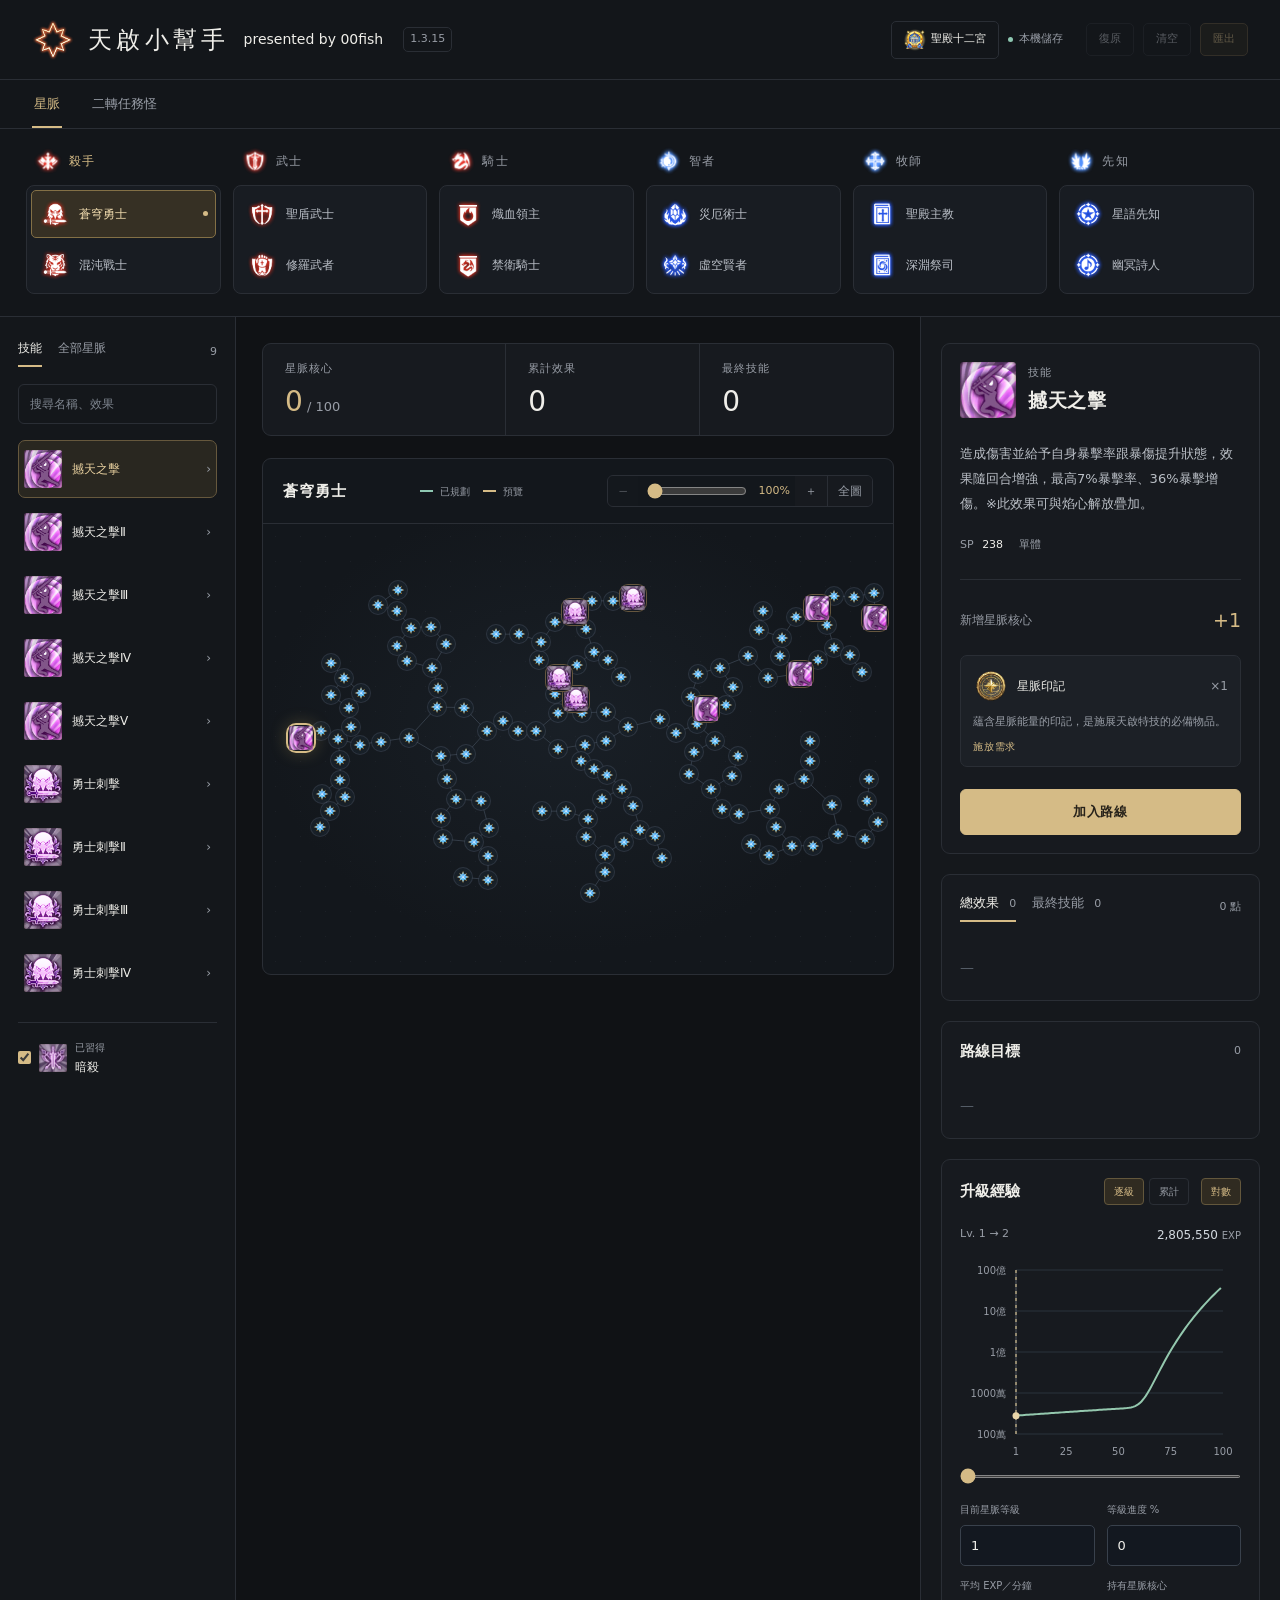
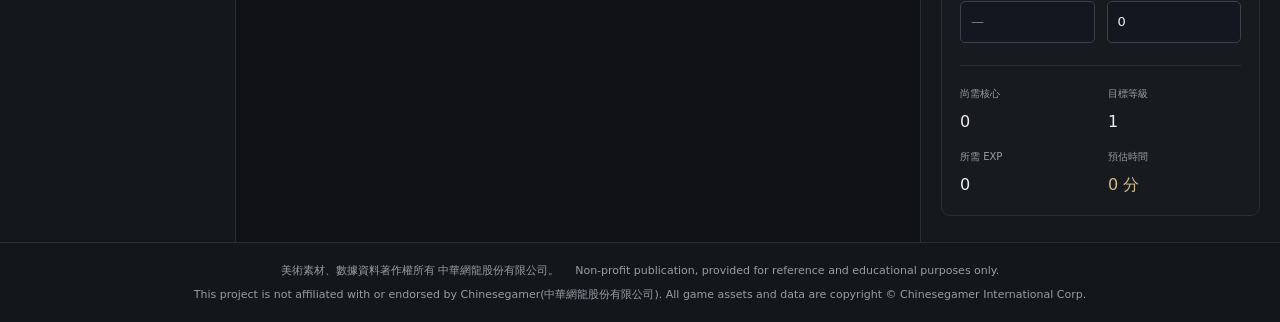
<file: docs/index.html>
<!doctype html>
<html lang="zh-Hant"><head><meta charset="UTF-8"><meta name="viewport" content="width=device-width,initial-scale=1"><meta name="theme-color" content="#101215"><link rel="icon" href="./favicon.png">
<title>天啟小幫手</title>
<meta name="description" content="飄流幻境 Re: 星之方舟 星脈路線規劃、最終技能及升級時間估算，並收錄二轉任務怪物資料。">
<meta name="application-name" content="天啟小幫手">
<meta name="robots" content="index, follow">
<link rel="canonical" href="https://fukingbus.github.io/star/">
<meta property="og:title" content="天啟小幫手">
<meta property="og:description" content="飄流幻境 Re: 星之方舟 星脈路線規劃、最終技能及升級時間估算，並收錄二轉任務怪物資料。">
<meta property="og:site_name" content="天啟小幫手">
<meta property="og:type" content="website">
<meta property="og:locale" content="zh_TW">
<meta property="og:url" content="https://fukingbus.github.io/star/">
<meta property="og:image" content="https://fukingbus.github.io/star/og.png">
<meta property="og:image:type" content="image/png">
<meta property="og:image:width" content="1731">
<meta property="og:image:height" content="909">
<meta property="og:image:alt" content="飄流幻境 Re: 星之方舟 天啟小幫手：星脈圖錄、路線成本與二轉任務">
<meta name="twitter:card" content="summary_large_image">
<meta name="twitter:title" content="天啟小幫手">
<meta name="twitter:description" content="飄流幻境 Re: 星之方舟 星脈路線規劃、最終技能及升級時間估算，並收錄二轉任務怪物資料。">
<meta name="twitter:image" content="https://fukingbus.github.io/star/og.png">
<meta name="twitter:image:alt" content="飄流幻境 Re: 星之方舟 天啟小幫手：星脈圖錄、路線成本與二轉任務">
  <script type="module" crossorigin src="./assets/index-Bx-CTqxS.js"></script>
  <link rel="stylesheet" crossorigin href="./assets/index-Vflb9Jzg.css">
</head><body><div class="app-root"></div></body></html>
</file>
<file: docs/assets/index-Vflb9Jzg.css>
/*! tailwindcss v4.2.1 | MIT License | https://tailwindcss.com */
@layer theme{:root,:host{--font-sans:ui-sans-serif, system-ui, sans-serif, "Apple Color Emoji", "Segoe UI Emoji", "Segoe UI Symbol", "Noto Color Emoji";--font-mono:ui-monospace, SFMono-Regular, Menlo, Monaco, Consolas, "Liberation Mono", "Courier New", monospace;--spacing:.25rem;--default-font-family:var(--font-sans);--default-mono-font-family:var(--font-mono)}}@layer base{*,:after,:before{box-sizing:border-box;border:0 solid;margin:0;padding:0}::backdrop{box-sizing:border-box;border:0 solid;margin:0;padding:0}::file-selector-button{box-sizing:border-box;border:0 solid;margin:0;padding:0}html,:host{-webkit-text-size-adjust:100%;tab-size:4;line-height:1.5;font-family:var(--default-font-family,ui-sans-serif, system-ui, sans-serif, "Apple Color Emoji", "Segoe UI Emoji", "Segoe UI Symbol", "Noto Color Emoji");font-feature-settings:var(--default-font-feature-settings,normal);font-variation-settings:var(--default-font-variation-settings,normal);-webkit-tap-highlight-color:transparent}hr{height:0;color:inherit;border-top-width:1px}abbr:where([title]){-webkit-text-decoration:underline dotted;text-decoration:underline dotted}h1,h2,h3,h4,h5,h6{font-size:inherit;font-weight:inherit}a{color:inherit;-webkit-text-decoration:inherit;-webkit-text-decoration:inherit;-webkit-text-decoration:inherit;-webkit-text-decoration:inherit;text-decoration:inherit}b,strong{font-weight:bolder}code,kbd,samp,pre{font-family:var(--default-mono-font-family,ui-monospace, SFMono-Regular, Menlo, Monaco, Consolas, "Liberation Mono", "Courier New", monospace);font-feature-settings:var(--default-mono-font-feature-settings,normal);font-variation-settings:var(--default-mono-font-variation-settings,normal);font-size:1em}small{font-size:80%}sub,sup{vertical-align:baseline;font-size:75%;line-height:0;position:relative}sub{bottom:-.25em}sup{top:-.5em}table{text-indent:0;border-color:inherit;border-collapse:collapse}:-moz-focusring{outline:auto}progress{vertical-align:baseline}summary{display:list-item}ol,ul,menu{list-style:none}img,svg,video,canvas,audio,iframe,embed,object{vertical-align:middle;display:block}img,video{max-width:100%;height:auto}button,input,select,optgroup,textarea{font:inherit;font-feature-settings:inherit;font-variation-settings:inherit;letter-spacing:inherit;color:inherit;opacity:1;background-color:#0000;border-radius:0}::file-selector-button{font:inherit;font-feature-settings:inherit;font-variation-settings:inherit;letter-spacing:inherit;color:inherit;opacity:1;background-color:#0000;border-radius:0}:where(select:is([multiple],[size])) optgroup{font-weight:bolder}:where(select:is([multiple],[size])) optgroup option{padding-inline-start:20px}::file-selector-button{margin-inline-end:4px}::placeholder{opacity:1}@supports (not ((-webkit-appearance:-apple-pay-button))) or (contain-intrinsic-size:1px){::placeholder{color:currentColor}@supports (color:color-mix(in lab, red, red)){::placeholder{color:color-mix(in oklab, currentcolor 50%, transparent)}}}textarea{resize:vertical}::-webkit-search-decoration{-webkit-appearance:none}::-webkit-date-and-time-value{min-height:1lh;text-align:inherit}::-webkit-datetime-edit{display:inline-flex}::-webkit-datetime-edit-fields-wrapper{padding:0}::-webkit-datetime-edit{padding-block:0}::-webkit-datetime-edit-year-field{padding-block:0}::-webkit-datetime-edit-month-field{padding-block:0}::-webkit-datetime-edit-day-field{padding-block:0}::-webkit-datetime-edit-hour-field{padding-block:0}::-webkit-datetime-edit-minute-field{padding-block:0}::-webkit-datetime-edit-second-field{padding-block:0}::-webkit-datetime-edit-millisecond-field{padding-block:0}::-webkit-datetime-edit-meridiem-field{padding-block:0}::-webkit-calendar-picker-indicator{line-height:1}:-moz-ui-invalid{box-shadow:none}button,input:where([type=button],[type=reset],[type=submit]){appearance:button}::file-selector-button{appearance:button}::-webkit-inner-spin-button{height:auto}::-webkit-outer-spin-button{height:auto}[hidden]:where(:not([hidden=until-found])){display:none!important}}@layer components;@layer utilities{.collapse{visibility:collapse}.visible{visibility:visible}.sr-only{clip-path:inset(50%);white-space:nowrap;border-width:0;width:1px;height:1px;margin:-1px;padding:0;position:absolute;overflow:hidden}.absolute{position:absolute}.relative{position:relative}.static{position:static}.start{inset-inline-start:var(--spacing)}.end{inset-inline-end:var(--spacing)}.block{display:block}.contents{display:contents}.hidden{display:none}.table{display:table}.resize{resize:both}}:root{--lightningcss-light: ;--lightningcss-dark:initial;color-scheme:dark;--bg:#101215;--panel:#171a1f;--soft:#1d2128;--line:#2a2e35;--text:#efeee9;--muted:#989da6;--gold:#d5bb86;--green:#8ec8b2}*{box-sizing:border-box}body{background:var(--bg);color:var(--text);-webkit-font-smoothing:antialiased;margin:0;font-family:Inter,Noto Sans TC,Microsoft JhengHei,system-ui,sans-serif;font-size:14px}button,input,select{font:inherit}button{cursor:pointer;color:inherit}button:disabled{cursor:default;opacity:.4}button:focus-visible,input:focus-visible,select:focus-visible{outline:2px solid var(--gold);outline-offset:3px}h1,h2,p{margin:0}h2{font-size:15px;font-weight:600}button{transition:background .16s,border-color .16s,color .16s}button:hover{filter:brightness(1.13)}.game-icon{object-fit:contain;-webkit-user-select:none;user-select:none;flex:none;display:block}.topbar{border-bottom:1px solid var(--line);background:#13161a;justify-content:space-between;align-items:center;height:80px;padding:0 32px;display:flex}.brand{align-items:center;gap:14px;display:flex}.brand h1{letter-spacing:.18em;font-size:24px;font-weight:500}.version{color:var(--muted);border:1px solid var(--line);border-radius:5px;margin-left:6px;padding:3px 6px;font-size:11px}.top-actions{color:var(--muted);align-items:center;gap:9px;font-size:12px;display:flex}.status-dot{background:var(--green);border-radius:50%;width:5px;height:5px}.workspace{grid-template-columns:236px minmax(0,1fr) 298px;min-height:calc(100dvh - 80px);display:grid}.library{border-right:1px solid var(--line);background:#14171b;padding:26px 18px}.field-label{letter-spacing:.1em;color:var(--muted);gap:10px;font-size:11px;display:grid}select{background:var(--soft);width:100%;color:var(--text);letter-spacing:.05em;border:1px solid #353b44;border-radius:7px;padding:12px;font-size:15px}.section-title{justify-content:space-between;align-items:center;gap:12px;display:flex}.section-title>span{color:var(--muted);font-variant-numeric:tabular-nums;font-size:11px}.library>.section-title{margin:30px 0 16px}.search{border:1px solid var(--line);width:100%;color:var(--text);background:0 0;border-radius:6px;padding:10px 11px;font-size:12px}.search::placeholder{color:#7e858f}.skill-list{flex-direction:column;gap:5px;margin-top:16px;display:flex}.skill-row{text-align:left;background:0 0;border:1px solid #0000;border-radius:7px;align-items:center;gap:10px;width:100%;min-height:57px;padding:9px 5px;font-size:12px;display:flex}.skill-row.active{color:#ead2a0;background:#292720;border-color:#66583d}.skill-row:hover{background:var(--soft)}.row-arrow{color:var(--muted);margin-left:auto}.center{min-width:0;padding:26px}.metrics{border:1px solid var(--line);background:var(--panel);border-radius:9px;grid-template-columns:1.25fr 1fr 1fr;gap:0;margin-bottom:22px;display:grid}.metrics>div{flex-direction:column;gap:9px;padding:17px 22px;display:flex}.metrics>div+div{border-left:1px solid var(--line)}.metrics span{letter-spacing:.08em;color:var(--muted);font-size:11px}.metrics strong{font-variant-numeric:tabular-nums;font-size:28px;font-weight:500;line-height:1.15}.metrics small{color:var(--muted);font-size:13px;font-weight:400}.metrics>div:first-child strong{color:var(--gold)}.map-panel{border:1px solid var(--line);background:#13171c;border-radius:9px;overflow:hidden}.map-heading{border-bottom:1px solid var(--line);justify-content:space-between;align-items:center;gap:12px;padding:16px 20px;display:flex}.map-heading h2{letter-spacing:.07em}.zoom{border:1px solid var(--line);border-radius:6px;display:flex;overflow:hidden}.zoom button{background:var(--panel);color:var(--muted);border:0;min-height:30px;padding:5px 10px;font-size:12px}.zoom button+button{border-left:1px solid var(--line)}.map-scroll{scrollbar-color:#40454e transparent;scrollbar-width:thin;max-height:590px;overflow:auto}.star-map{background-image:radial-gradient(at 48% 45%,#25303b55,#0000 65%),radial-gradient(#444b552e .7px,#0000 .7px);background-size:auto,25px 25px;position:relative}.star-map canvas{pointer-events:none;position:absolute;inset:0}.star{z-index:1;background:#182028;border:0;border-radius:50%;place-items:center;width:24px;height:24px;padding:0;display:grid;position:absolute;transform:translate(-50%,-50%);box-shadow:0 0 0 1px #48526477}.star.skill-star{z-index:2;background:#141920;border-radius:8px;width:35px;height:35px;box-shadow:0 0 0 1px #65563e}.star.focused{box-shadow:0 0 0 2px var(--gold),0 0 18px #d9bb6655;z-index:3}.star:hover{z-index:4;box-shadow:0 0 0 2px #c4c9ce}.result-panel{border:1px solid var(--line);background:var(--panel);border-radius:9px;margin-top:22px;padding:22px}.empty-value{color:#545c66;padding:20px 0 4px}.inspector{border-left:1px solid var(--line);background:#15181c;padding:30px 23px}.detail-title{align-items:center;gap:12px;display:flex}.detail-title h2{letter-spacing:.03em;font-size:19px;line-height:1.5}.eyebrow{color:var(--muted);letter-spacing:.08em;margin-bottom:5px;font-size:11px;display:block}.description{color:#bbc0c7;white-space:pre-line;margin-top:23px;font-size:13px;line-height:1.95}.skill-meta{color:var(--muted);gap:16px;margin-top:20px;font-size:11px;display:flex}.skill-meta b{color:var(--text);margin-left:5px;font-weight:400}.detail-divider{background:var(--line);height:1px;margin:26px 0}.cost-line{color:var(--muted);justify-content:space-between;align-items:center;font-size:12px;display:flex}.cost-line strong{color:var(--gold);font-size:19px;font-weight:500}.item-detail{border:1px solid var(--line);background:#1c2026;border-radius:7px;margin-top:20px;padding:12px}.item-detail>div{align-items:center;gap:8px;font-size:12px;display:flex}.item-detail strong{font-weight:500}.item-detail>div>span{color:var(--muted);margin-left:auto}.item-detail p{color:var(--muted);margin:8px 0;font-size:11px;line-height:1.8}.item-detail .eyebrow{color:var(--gold);margin-bottom:0;font-size:10px}.primary-button{background:var(--gold);border:1px solid var(--gold);color:#27221a;letter-spacing:.06em;border-radius:6px;width:100%;margin-top:22px;padding:12px;font-size:13px;font-weight:600}@media (min-width:1600px){.workspace{grid-template-columns:260px minmax(0,1fr) 330px}.center{padding:30px}.map-scroll{max-height:650px}.inspector{padding:32px}}@media (max-width:1120px){.workspace{grid-template-columns:205px minmax(0,1fr)}.inspector{border-top:1px solid var(--line);border-left:0;grid-column:2}.library{grid-row:1/3}.center{padding:20px}.map-scroll{max-height:510px}}@media (max-width:680px){.topbar{height:66px;padding:0 17px}.brand{gap:9px}.brand h1{font-size:21px}.top-actions{font-size:11px}.version{margin-left:0}.workspace{display:block}.library{border-right:0;border-bottom:1px solid var(--line);padding:17px}.library>.section-title{margin:17px 0 12px}.skill-list{scrollbar-width:thin;flex-direction:row;margin-top:12px;overflow:auto}.skill-row{min-width:155px;min-height:48px}.skill-row .game-icon{width:30px;height:30px}.row-arrow{display:none}.center{padding:16px}.metrics>div{padding:15px 13px}.metrics strong{font-size:25px}.metrics small{font-size:11px}.map-heading{padding:13px}.map-heading h2{font-size:14px}.inspector{padding:23px 20px}.result-panel{padding:19px}}@media (prefers-reduced-motion:reduce){*{scroll-behavior:auto!important;transition:none!important}}.map-heading{flex-wrap:wrap}.zoom{align-items:center;max-width:100%;margin-left:auto;overflow:visible}.zoom input{width:100px;min-width:48px;height:30px;accent-color:var(--gold);cursor:pointer;margin:0 9px}.zoom output{min-width:39px;color:var(--gold);font-variant-numeric:tabular-nums;text-align:right;padding-right:5px;font-size:11px}.zoom button{flex:none}.zoom button:first-child{border-radius:5px 0 0 5px}.zoom button:last-child{border-radius:0 5px 5px 0}.branch-option>.game-icon{flex:none}.item-detail>div>.game-icon{margin-left:0}@media (max-width:420px){.zoom{width:100%}.zoom input{flex:1;width:0}}.job-picker{border-bottom:1px solid var(--line);background:#13161a;grid-template-columns:repeat(6,minmax(0,1fr));gap:12px;padding:18px 26px 22px;display:grid}.job-family{min-width:0}.job-family-heading{color:var(--muted);align-items:center;gap:7px;padding:0 8px 10px;display:flex}.job-family-heading h2{letter-spacing:.1em;font-size:12px;font-weight:400}.job-branches{border:1px solid var(--line);background:#181c22;border-radius:8px;padding:4px}.job-choice{text-align:left;color:#bbc0c8;background:0 0;border:1px solid #0000;border-radius:5px;grid-template-columns:34px minmax(0,1fr) 6px;align-items:center;gap:7px;width:100%;min-height:46px;padding:6px;font-size:12px;display:grid}.job-choice+.job-choice{margin-top:3px}.job-choice:hover{background:#242a32}.job-choice.selected-job{color:#f2ddb0;background:#363024;border-color:#837046}.job-indicator{background:0 0;border-radius:50%;width:5px;height:5px}.selected-job .job-indicator{background:var(--gold)}.selected-family .job-family-heading{color:var(--gold)}.workspace{min-height:calc(100dvh -264px)}.library{padding-top:22px}.library-tabs{align-items:center;gap:16px;margin-bottom:17px;display:flex}.library-tabs button,.result-tabs button{color:var(--muted);background:0 0;border:0;border-bottom:2px solid #0000;padding:0 0 8px;font-size:12px}.library-tabs button[aria-pressed=true],.result-tabs button[aria-pressed=true]{color:var(--text);border-bottom-color:var(--gold)}.library-tabs>span{color:var(--muted);margin-left:auto;font-size:11px}.skill-list{max-height:calc(100dvh -400px);scrollbar-width:thin;scrollbar-color:#343c46 transparent;min-height:200px;overflow-y:auto}.row-name{flex:1}.row-name small{color:var(--muted);margin-top:4px;font-size:10px;display:block}.skill-row.in-route .row-arrow{color:var(--green)}.seed-toggle{border-top:1px solid var(--line);cursor:pointer;align-items:center;gap:8px;margin-top:20px;padding-top:17px;font-size:12px;display:flex}.seed-toggle input{accent-color:var(--gold)}.seed-toggle small{color:var(--muted);margin-bottom:3px;font-size:10px;display:block}.quiet-button,.export-button{border:1px solid var(--line);color:#c2c6ce;background:0 0;border-radius:5px;min-height:33px;padding:7px 12px;font-size:11px}.export-button{color:var(--gold);background:#28251e;border-color:#61533b}.save-state{align-items:center;gap:6px;margin-right:14px;font-size:11px;display:flex}.unsaved .status-dot{background:#dca782}.sr-only{clip:rect(0,0,0,0);white-space:nowrap;border:0;width:1px;height:1px;margin:-1px;padding:0;position:absolute;overflow:hidden}.map-legend{color:var(--muted);align-items:center;gap:7px;margin-left:auto;margin-right:12px;font-size:10px;display:flex}.map-legend>span{width:13px;height:2px;display:inline-block}.map-legend>span:nth-of-type(2){margin-left:6px}.legend-planned{background:var(--green)}.legend-preview{background:var(--gold)}.star.planned{box-shadow:0 0 0 1.5px var(--green);background:#213c36}.star.focused{box-shadow:0 0 0 2px var(--gold),0 0 18px #d9bb6655}.star.dimmed{opacity:.16}.star.focused.dimmed{opacity:1}.map-scroll{cursor:grab;touch-action:pan-x pan-y}.map-scroll:active{cursor:grabbing}.result-heading{justify-content:space-between;align-items:center;gap:12px;display:flex}.result-tabs{gap:22px;display:flex}.result-tabs button{font-size:13px}.result-tabs span{color:var(--muted);margin-left:6px;font-size:11px}.result-count{color:var(--muted);font-size:11px}.effect-grid{grid-template-columns:repeat(3,minmax(0,1fr));gap:2px 22px;margin-top:15px;display:grid}.effect-total{border-bottom:1px solid #292f37;justify-content:space-between;align-items:center;gap:10px;padding:12px 0;display:flex}.effect-total>span{color:#adb5bf;font-size:12px}.effect-total strong{color:var(--green);white-space:nowrap;font-size:17px;font-weight:500}.effect-total small{margin-left:2px;font-size:11px}.reward-results{grid-template-columns:repeat(2,minmax(0,1fr));gap:14px;margin-top:17px;display:grid}.reward-result{border:1px solid var(--line);background:#1b2027;border-radius:7px;padding:14px}.reward-title{text-align:left;background:0 0;border:0;align-items:center;gap:10px;width:100%;padding:0;display:flex}.reward-title strong{flex:1;font-size:13px;font-weight:500}.reward-title>span{color:var(--muted);font-size:10px}.reward-result>p{color:#adb5bf;white-space:pre-line;margin-top:14px;font-size:12px;line-height:1.9}.reward-foot{color:var(--muted);justify-content:space-between;align-items:center;gap:10px;margin-top:13px;font-size:10px;display:flex}.reward-foot>span{align-items:center;gap:4px;display:flex}.upgrade-line{color:var(--muted);justify-content:space-between;margin-top:18px;font-size:11px;display:flex}.upgrade-line strong{color:#c8cdd2;font-weight:400}.remove-button{color:var(--gold);background:0 0;border-color:#61533b}.branch-section{margin-top:23px}.text-button{border:1px solid var(--line);color:var(--muted);background:0 0;border-radius:4px;padding:4px 7px;font-size:10px}.text-button[aria-pressed=true]{color:var(--gold);border-color:#63543c}.branch-option{text-align:left;border:1px solid var(--line);background:#1a1f26;border-radius:6px;align-items:center;gap:7px;width:100%;margin-top:9px;padding:10px 7px;font-size:11px;display:flex}.branch-option>span{flex:1}.branch-option small{color:var(--muted);margin-top:3px;font-size:10px;font-weight:400;display:block}.branch-option>strong{text-align:right;color:var(--gold);font-weight:500}.branch-option.chosen{background:#2c291f;border-color:#85734e}.target-list{margin-top:12px}.target-row{border-bottom:1px solid #252c34;align-items:center;gap:5px;padding:8px 0;display:flex}.target-row>button:first-child{text-align:left;background:0 0;border:0;flex:1;align-items:center;gap:8px;padding:0;font-size:12px;display:flex}.remove-target{color:var(--muted);background:0 0;border:0;width:32px;height:32px;font-size:18px}.route-order{border-top:1px solid var(--line);color:var(--muted);margin-top:20px;padding-top:17px;font-size:11px}.route-order summary{cursor:pointer}.route-order summary span{float:right}.route-order ol{scrollbar-width:thin;max-height:360px;margin:15px 0 0;padding-left:22px;overflow:auto}.route-order li{padding:5px 0;font-size:10px}.route-order button{text-align:left;color:#bbc3cd;background:0 0;border:0;align-items:center;gap:7px;font-size:11px;display:flex}.plan-warning,.inline-warning{color:#e5af87;font-size:12px;line-height:1.6}.plan-warning{background:#36281f;border:1px solid #68472d;border-radius:6px;margin-top:-9px;margin-bottom:15px;padding:12px 15px}.inline-warning{margin-top:14px}.invalid-plan .metrics strong,.metrics.invalid-plan>div:first-child strong{color:#e5af87}.experience-panel{border:1px solid var(--line);background:var(--panel);border-radius:9px;margin-top:22px;padding:22px}.chart-controls{gap:5px;display:flex}.chart-controls button{border:1px solid var(--line);color:var(--muted);background:0 0;border-radius:4px;padding:5px 9px;font-size:10px}.chart-controls button[aria-pressed=true]{color:var(--gold);background:#302b21;border-color:#63573c}.chart-controls button:last-child{margin-left:7px}.chart-caption{color:var(--muted);justify-content:space-between;gap:10px;margin-top:21px;font-size:11px;display:flex}.chart-caption strong{color:#d2d9df;font-size:12px;font-weight:400}.chart-caption small{color:var(--muted);font-size:10px}.exp-chart{min-width:0;margin-top:4px;overflow:hidden}.exp-chart canvas{max-width:100%;display:block}.chart-slider{width:100%;accent-color:var(--gold);height:3px;margin:7px 0 24px;display:block}.calculator-fields{grid-template-columns:repeat(4,minmax(0,1fr));gap:12px;display:grid}.calculator-fields label{color:var(--muted);gap:8px;font-size:10px;display:grid}.calculator-fields input{width:100%;min-width:0;color:var(--text);background:#131820;border:1px solid #39414c;border-radius:5px;padding:10px;font-size:13px}.eta-results{border-top:1px solid var(--line);grid-template-columns:.7fr .7fr 1.5fr 1.4fr;gap:15px;margin-top:22px;padding-top:20px;display:grid}.eta-results>div{flex-direction:column;gap:9px;display:flex}.eta-results span{color:var(--muted);font-size:10px}.eta-results strong{font-variant-numeric:tabular-nums;font-size:16px;font-weight:500;line-height:1.5}.eta-time strong{color:var(--gold)}@media (max-width:1200px){.job-picker{gap:8px;padding:16px 20px}.job-choice{grid-template-columns:28px minmax(0,1fr) 4px;gap:5px;padding:5px;font-size:11px}.job-choice .game-icon{width:28px;height:28px}.reward-results{grid-template-columns:1fr}.effect-grid{grid-template-columns:repeat(2,minmax(0,1fr))}.map-legend{display:none}}@media (max-width:900px){.job-picker{grid-template-columns:repeat(3,minmax(0,1fr));gap:14px}.job-family-heading{padding-bottom:5px}.job-branches{gap:5px;display:flex}.job-choice{text-align:center;flex-direction:column;gap:5px;padding:7px 3px;display:flex}.job-choice+.job-choice{margin-top:0}.job-indicator{display:none}.job-choice .game-icon{width:32px;height:32px}.calculator-fields{grid-template-columns:repeat(2,minmax(0,1fr))}.eta-results{grid-template-columns:1fr 1fr}.skill-list{max-height:480px}.experience-panel{padding:18px}}@media (max-width:680px){.job-picker{gap:12px 8px;padding:14px 16px}.top-actions{gap:5px}.save-state{display:none}.quiet-button,.export-button{padding:6px 8px}.library-tabs{margin-bottom:12px}.skill-list{min-height:0;max-height:none;overflow:auto hidden}.seed-toggle{margin-top:12px;padding-top:12px}.seed-toggle small{margin-right:5px;display:inline}.seed-toggle .game-icon{width:23px;height:23px}.effect-grid{gap:0 17px}.result-tabs{gap:16px}.result-tabs button{font-size:12px}.result-panel{padding:17px}.job-family-heading h2,.job-choice{font-size:11px}.job-choice .game-icon{width:29px;height:29px}.job-branches{gap:0;padding:2px}.map-legend{display:none}.eta-results strong{font-size:17px}.inspector{border-top:1px solid var(--line)}.experience-panel{margin-top:16px}.topbar .game-icon{width:32px;height:32px}}.workspace{grid-template-columns:236px minmax(0,1fr) 360px}.inspector{flex-direction:column;gap:20px;min-width:0;padding:26px 20px;display:flex}.selected-node-panel,.targets-panel{border:1px solid var(--line);background:var(--panel);border-radius:9px}.inspector>section{min-width:0;margin:0;padding:18px}.inspector .effect-grid,.inspector .calculator-fields,.inspector .eta-results{grid-template-columns:repeat(2,minmax(0,1fr))}.inspector .reward-results{grid-template-columns:minmax(0,1fr)}.inspector .result-heading{flex-wrap:wrap;gap:8px}.inspector .result-tabs{gap:16px}.inspector .result-count{white-space:nowrap}@media (min-width:1600px){.workspace{grid-template-columns:260px minmax(0,1fr) 400px}}@media (max-width:1120px){.workspace{grid-template-columns:205px minmax(0,1fr)}.inspector{padding:20px}}@media (max-width:680px){.inspector{gap:16px;padding:16px}.inspector>section{padding:17px}}.viewer-pane[hidden],.top-actions[hidden]{display:none}.site-footer{border-top:1px solid var(--line);color:var(--muted);text-align:center;background:#13161a;flex-wrap:wrap;justify-content:center;gap:4px 16px;padding:18px 24px;font-size:11px;line-height:1.8;display:flex}.site-footer p{margin:0}.viewer-tabs{border-bottom:1px solid var(--line);background:#13161a;gap:28px;min-height:48px;padding:0 32px;display:flex}.viewer-tabs button{color:var(--muted);background:0 0;border:0;border-bottom:2px solid #0000;padding:14px 2px 12px;font-size:13px}.viewer-tabs button[aria-pressed=true]{border-bottom-color:var(--gold);color:var(--gold)}.battle-guide{max-width:1580px;margin:0 auto;padding:30px 32px 64px}.guide-heading{justify-content:space-between;align-items:center;gap:20px;margin-bottom:26px;display:flex}.guide-heading h2{letter-spacing:.09em;font-size:25px;font-weight:500}.guide-heading .eyebrow{margin-bottom:9px}.guide-location{color:var(--muted);font-size:12px}.guide-location>span{color:#505965;margin:0 9px}.mission-timeline{border-top:1px solid var(--line);border-bottom:1px solid var(--line);background:linear-gradient(90deg,#0000,#171b20 10% 90%,#0000);margin:0 -8px 32px}.timeline-window{scrollbar-width:thin;scrollbar-color:#3c424b transparent;padding:22px 8px 24px;overflow-x:auto}.timeline-track{align-items:flex-end;gap:30px;min-width:1120px;display:flex;position:relative}.timeline-track:before{content:"";border-top:1px dashed #49515c;height:0;position:absolute;inset:auto 0 32px}.timeline-context{min-width:100px;color:var(--muted);flex-direction:column;flex:1;justify-content:center;align-self:stretch;align-items:center;gap:15px;padding-top:47px;font-size:11px;display:flex;position:relative}.timeline-dot{background:var(--bg);border:1px solid #626c78;border-radius:50%;width:8px;height:8px;box-shadow:0 0 0 7px #13171c}.timeline-chapter{flex:none;position:relative}.consecutive-chapter{flex:4}.final-chapter{flex:1.25}.chapter-heading{white-space:nowrap;color:#c4c9d0;justify-content:space-between;align-items:center;gap:8px;margin-bottom:14px;font-size:11px;display:flex}.chapter-heading small{color:var(--muted);font-size:10px}.final-chapter .chapter-heading{flex-direction:column;align-items:flex-start;gap:5px;margin-bottom:9px}.timeline-chapter ol{grid-template-columns:repeat(4,minmax(0,1fr));gap:9px;margin:0;padding:0;list-style:none;display:grid}.timeline-battle{text-align:left;white-space:nowrap;background:#171c23;border:1px solid #363e49;border-radius:7px;align-items:center;gap:8px;width:100%;min-height:68px;padding:8px 10px;display:flex}.timeline-battle[aria-pressed=true]{border-color:var(--gold);background:#2a2922}.timeline-battle>span:last-child{flex-direction:column;gap:5px;display:flex}.timeline-battle small{color:var(--muted);font-size:10px}.timeline-battle strong{font-size:12px;font-weight:500}.battle-portrait{flex:none;justify-content:center;align-items:center;width:52px;height:52px;display:flex}.four-beasts{grid-template-columns:repeat(2,26px);gap:0;display:grid}.battle-workspace{grid-template-columns:minmax(0,1fr) 318px;align-items:start;gap:26px;display:grid}.battle-list{flex-direction:column;gap:24px;min-width:0;display:flex}.battle-card{border:1px solid var(--line);background:var(--panel);border-radius:9px;min-width:0;scroll-margin-top:24px}.battle-card.active-battle{border-color:#6d614a}.battle-card:focus-visible{outline:2px solid var(--gold);outline-offset:4px}.battle-card-heading{border-bottom:1px solid var(--line);justify-content:space-between;align-items:center;gap:18px;padding:22px 24px 18px;display:flex}.battle-name{align-items:center;gap:14px;display:flex}.battle-name h3{letter-spacing:.04em;margin:0;font-size:20px;font-weight:500}.battle-speed{text-align:right;font-variant-numeric:tabular-nums;grid-template-columns:auto auto;gap:3px 14px;display:grid}.battle-speed>span{color:var(--muted);text-align:left;flex-direction:column;align-self:center;gap:5px;font-size:11px;display:flex}.battle-speed strong{color:var(--gold);letter-spacing:.02em;font-size:30px;font-weight:500}.battle-speed small{color:var(--muted);font-size:10px}.battle-speed>small{grid-column:2}.battle-roster-heading{justify-content:space-between;align-items:center;gap:12px;padding:18px 24px 10px;display:flex}.battle-roster-heading h4{margin:0;font-size:12px;font-weight:500}.battle-roster{border-collapse:collapse;table-layout:fixed;text-align:center;width:calc(100% - 48px);margin:0 24px 20px}.battle-roster td{vertical-align:middle;background:linear-gradient(90deg,#0000,#1b2027 50%,#0000);border-bottom:1px solid #2c323b;padding:0}.battle-roster td+td{border-left:1px solid #2c323b}.battle-roster tbody tr:last-child td{border-bottom:0}.battle-position{justify-content:center;align-items:center;min-height:94px;padding:24px 12px 12px;display:flex;position:relative}.position-number{color:#707b89;font-variant-numeric:tabular-nums;font-size:10px;position:absolute;top:8px;left:10px}.reinforcement-chain{justify-content:center;align-items:center;gap:0;width:100%;max-width:232px;margin:0;padding:0;list-style:none;display:flex}.reinforcement-chain>li{flex:0 78px;justify-content:center;align-items:center;min-width:0;display:flex}.reinforcement-arrow{color:#8a7957;flex:none;margin:0 4px;font-size:14px;line-height:1}.reinforcement-chain .monster-entry{flex:1;min-width:0;max-width:62px;display:flex}.reinforcement-chain .monster-button{aspect-ratio:62/56;width:100%;height:auto;min-height:30px;padding:2px}.reinforcement-chain .monster-button>.game-icon{aspect-ratio:1;width:80%!important;height:auto!important}.monster-entry{vertical-align:middle;display:inline-flex;position:relative}.monster-button{background:#14191f;border:1px solid #0000;border-radius:6px;justify-content:center;align-items:center;width:62px;height:56px;padding:2px 8px;display:flex;position:relative}.monster-button:hover{border-color:#66717e}.monster-button[aria-pressed=true]{border-color:var(--gold);background:#292922;box-shadow:0 0 0 1px #d5bb8626}.monster-element{background:#13171de8;border-radius:50%;padding:1px;position:absolute;bottom:1px;right:0}.no-monster{color:#424a54;font-size:12px}.monster-tooltip{z-index:10;text-align:left;cursor:default;background:#0c1016;border:1px solid #4e5966;border-radius:7px;width:176px;padding:12px 14px;display:none;position:absolute;bottom:calc(100% + 6px);left:50%;transform:translate(-50%);box-shadow:0 8px 24px #0008}.monster-tooltip:after{content:"";height:8px;position:absolute;top:100%;left:0;right:0}.monster-entry:hover:not(.tooltip-dismissed)>.monster-tooltip,.monster-entry:focus-within:not(.tooltip-dismissed)>.monster-tooltip{flex-direction:column;gap:5px;display:flex}.monster-tooltip strong{color:var(--text);font-size:12px;font-weight:500}.monster-tooltip>span{color:var(--muted);justify-content:space-between;gap:12px;font-size:11px;display:flex}.monster-tooltip b{font-variant-numeric:tabular-nums;color:var(--text);font-weight:400}.battle-roster td:first-child .monster-tooltip{left:0;transform:none}.battle-roster td:last-child .monster-tooltip{left:auto;right:0;transform:none}.monster-inspector{overscroll-behavior-y:contain;scrollbar-width:thin;min-width:0;max-height:calc(100dvh - 48px);position:sticky;top:24px;overflow-y:auto}.monster-detail{border:1px solid var(--line);background:#181d24;border-radius:9px;padding:23px}.monster-detail-heading{justify-content:space-between;align-items:flex-start;gap:8px;display:flex}.monster-detail-heading .eyebrow{letter-spacing:0;font-size:10px;line-height:1.8}.monster-portrait{background:radial-gradient(#41474440,#0000 70%);justify-content:center;align-items:center;min-height:192px;margin:16px 0 18px;display:flex}.monster-name{justify-content:space-between;align-items:center;gap:8px;display:flex}.monster-name h3{letter-spacing:.03em;margin:0;font-size:21px;font-weight:500}.monster-name>span{color:var(--muted);white-space:nowrap;font-size:10px}.monster-affinity{color:#bbc3cc;align-items:center;gap:8px;margin-top:12px;font-size:12px;display:flex}.monster-stats{border-top:1px solid var(--line);font-variant-numeric:tabular-nums;grid-template-columns:1fr 1fr;gap:20px;margin:24px 0 0;padding-top:20px;display:grid}.monster-stats dt{color:var(--muted);letter-spacing:.08em;font-size:11px}.monster-stats dd{margin:7px 0 0;font-size:23px;font-weight:500}.monster-spd{border-top:1px solid var(--line);grid-column:1/-1;justify-content:space-between;align-items:center;padding-top:17px;display:flex}.monster-spd dd{color:var(--gold);margin:0}.monster-skills{border:1px solid var(--line);background:#181d24;border-radius:9px;margin-top:12px;padding:19px 20px}.monster-skills>h4{justify-content:space-between;align-items:center;margin:0 0 16px;font-size:13px;font-weight:500;display:flex}.monster-skills>h4>span{color:var(--muted);font-variant-numeric:tabular-nums;font-size:11px}.monster-skills>ul{margin:0;padding:0;list-style:none}.monster-skill{grid-template-columns:36px minmax(0,1fr);align-items:start;gap:10px;display:grid}.monster-skill+.monster-skill{border-top:1px solid var(--line);margin-top:15px;padding-top:15px}.monster-skill-heading{justify-content:space-between;align-items:baseline;gap:8px;display:flex}.monster-skill-heading h5{overflow-wrap:anywhere;margin:0;font-size:12px;font-weight:500;line-height:1.6}.monster-skill-heading>span{color:var(--muted);white-space:nowrap;font-variant-numeric:tabular-nums;flex:none;font-size:10px}.monster-skill p{color:#aeb6c1;white-space:pre-line;overflow-wrap:anywhere;margin:6px 0 0;font-size:11px;line-height:1.8}@media (max-width:1100px){.battle-guide{padding:24px}.battle-workspace{grid-template-columns:minmax(0,1fr) 278px;gap:20px}.battle-card-heading{padding:20px}.battle-name{gap:10px}.battle-name h3{font-size:18px}.battle-speed{column-gap:10px}.battle-speed strong{font-size:27px}.monster-detail{padding:18px}.monster-name h3{font-size:19px}}@media (max-width:850px){.battle-workspace{grid-template-columns:minmax(0,1fr);gap:20px}.monster-inspector{z-index:8;grid-row:1;top:8px}.monster-detail{grid-template-columns:70px minmax(0,1fr) auto;align-items:center;gap:7px 14px;padding:12px 16px;display:grid;box-shadow:0 8px 20px #0004}.monster-detail-heading{grid-column:2/-1}.monster-detail-heading .eyebrow{margin:0}.monster-portrait{grid-area:1/1/4;min-height:0;margin:0}.monster-portrait>.game-icon{width:70px!important;height:70px!important}.monster-name{grid-column:2;justify-content:flex-start}.monster-name h3{font-size:17px}.monster-affinity{grid-column:2;gap:5px;margin:0;font-size:10px}.monster-affinity>.game-icon{width:20px!important;height:20px!important}.monster-stats{border:0;grid-area:2/3/4;gap:16px;margin:0;padding:0;display:flex}.monster-stats dt{font-size:9px}.monster-stats dd{margin:5px 0 0;font-size:17px}.monster-spd{border:0;padding:0;display:block}.battle-card{scroll-margin-top:132px}.guide-heading h2{font-size:23px}}@media (max-width:520px){.viewer-tabs{gap:26px;padding:0 18px}.battle-guide{padding:22px 16px 40px}.guide-heading{align-items:flex-start;gap:12px}.guide-location{text-align:right;max-width:120px;font-size:10px;line-height:1.7}.guide-location>span{margin:0 3px}.battle-card-heading{gap:8px;padding:16px 14px}.battle-name{gap:7px}.battle-name h3{font-size:16px}.battle-name .battle-portrait{width:42px}.battle-name .battle-portrait:not(.four-beasts)>.game-icon{width:42px!important;height:42px!important}.battle-speed{column-gap:8px}.battle-speed strong{font-size:24px}.battle-speed>span{font-size:10px}.battle-roster-heading{padding:16px 16px 9px}.battle-roster{width:calc(100% - 24px);margin:0 12px 14px}.battle-position{min-height:80px;padding:23px 5px 12px}.position-number{font-size:9px;left:6px}.reinforcement-arrow{margin:0 2px;font-size:10px}.reinforcement-chain .monster-element>.game-icon{width:14px!important;height:14px!important}.monster-detail{grid-template-columns:56px minmax(0,1fr);gap:5px 10px;padding:10px 12px}.monster-detail-heading{grid-column:2;gap:6px}.monster-detail-heading .eyebrow{font-size:9px}.monster-portrait{grid-row:1/4}.monster-portrait>.game-icon{width:56px!important;height:56px!important}.monster-name{gap:6px}.monster-name h3{font-size:16px}.monster-affinity{grid-area:4/1;justify-content:center;font-size:9px}.monster-stats{grid-area:3/2/5;gap:18px}.monster-stats dd{font-size:15px}.monster-stats dt{font-size:9px}.monster-tooltip{width:158px;padding:10px}.battle-card{scroll-margin-top:147px}}@media (max-width:850px){.monster-inspector{max-height:45dvh}.monster-skills{margin-top:8px;padding:13px 16px}.monster-skills>h4{margin-bottom:12px}.monster-skill+.monster-skill{margin-top:11px;padding-top:11px}.battle-card{scroll-margin-top:calc(45dvh + 20px)}}.zodiac-shortcut{color:var(--text);white-space:nowrap;align-items:center;gap:5px;text-decoration:none;display:inline-flex}.zodiac-shortcut:hover{filter:brightness(1.13)}.zodiac-shortcut:focus-visible{outline:2px solid var(--gold);outline-offset:3px}.topbar .zodiac-shortcut .game-icon{width:22px;height:22px}
</file>
